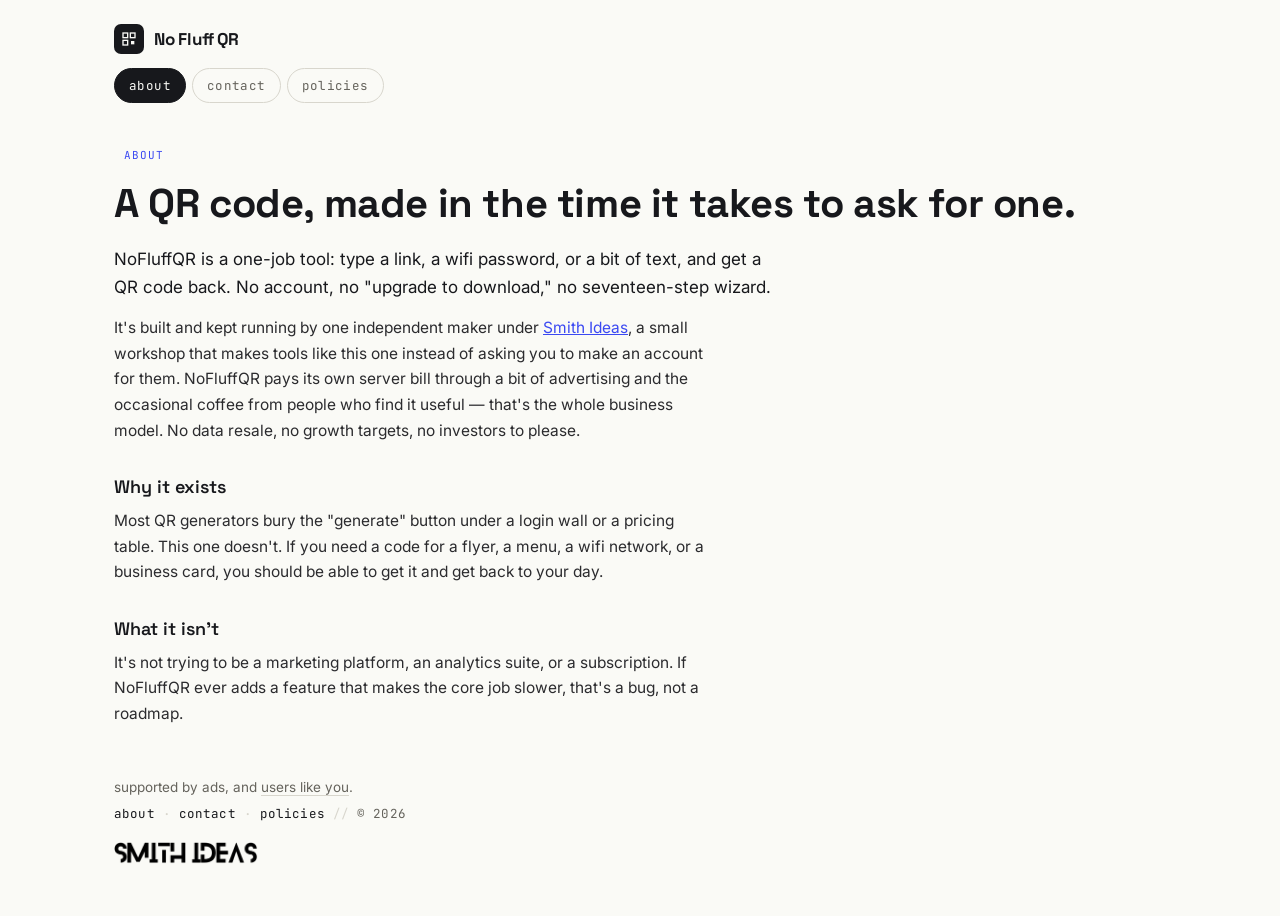
<file: about.html>
<!DOCTYPE html>
<html lang="en">
<head>
  <script async src="https://pagead2.googlesyndication.com/pagead/js/adsbygoogle.js?client=ca-pub-5816964786168107"
     crossorigin="anonymous"></script>
<meta charset="UTF-8">
<title>About — NoFluffQR.com</title>
<meta name="viewport" content="width=device-width, initial-scale=1.0">
<link rel="icon" type="image/svg+xml" href="data:image/svg+xml,%3Csvg xmlns='http://www.w3.org/2000/svg' viewBox='0 0 24 24'%3E%3Crect width='24' height='24' rx='5' fill='%2317181C'/%3E%3Crect x='4' y='4' width='6' height='6' fill='none' stroke='%23FAFAF6' stroke-width='1.8'/%3E%3Crect x='14' y='4' width='6' height='6' fill='none' stroke='%23FAFAF6' stroke-width='1.8'/%3E%3Crect x='4' y='14' width='6' height='6' fill='none' stroke='%23FAFAF6' stroke-width='1.8'/%3E%3Crect x='14.5' y='14.5' width='5' height='5' fill='%23FAFAF6'/%3E%3C/svg%3E">
<link rel="preconnect" href="https://fonts.googleapis.com">
<link href="https://fonts.googleapis.com/css2?family=Space+Grotesk:wght@400;500;600;700&family=Inter:wght@400;500;600&family=JetBrains+Mono:wght@400;500&family=Hanken+Grotesk:wght@400;500;600;700;800&family=IBM+Plex+Mono:wght@500;600;700&display=swap" rel="stylesheet">

<link rel="stylesheet" href="styles.css">
</head>
<body>

<header class="site-header">
  <a href="index.html" class="brand" aria-label="NoFluffQR — home">
    <span class="brand-mark">
      <svg viewBox="0 0 24 24" fill="none" xmlns="http://www.w3.org/2000/svg">
        <rect x="3" y="3" width="7" height="7" stroke="#FAFAF6" stroke-width="2"/>
        <rect x="14" y="3" width="7" height="7" stroke="#FAFAF6" stroke-width="2"/>
        <rect x="3" y="14" width="7" height="7" stroke="#FAFAF6" stroke-width="2"/>
        <rect x="15" y="15" width="5" height="5" fill="#FAFAF6"/>
      </svg>
    </span>
    <span class="brand-word">No Fluff QR</span>
  </a>
</header>


<div class="tabbar">
  <a href="about.html" class="active">about</a>
  <a href="contact.html">contact</a>
  <a href="policies.html">policies</a>
</div>

<main>

  <section class="page" id="about">
    <span class="eyebrow">About</span>
    <h1>A QR code, made in the time it takes to ask for one.</h1>
    <p class="lede">NoFluffQR is a one-job tool: type a link, a wifi password, or a bit of text, and get a QR code back. No account, no "upgrade to download," no seventeen-step wizard.</p>
    <p>It's built and kept running by one independent maker under <a href="https://smithideas.com" target="_blank" rel="noopener">Smith Ideas</a>, a small workshop that makes tools like this one instead of asking you to make an account for them. NoFluffQR pays its own server bill through a bit of advertising and the occasional coffee from people who find it useful — that's the whole business model. No data resale, no growth targets, no investors to please.</p>
    <h2>Why it exists</h2>
    <p>Most QR generators bury the "generate" button under a login wall or a pricing table. This one doesn't. If you need a code for a flyer, a menu, a wifi network, or a business card, you should be able to get it and get back to your day.</p>
    <h2>What it isn't</h2>
    <p>It's not trying to be a marketing platform, an analytics suite, or a subscription. If NoFluffQR ever adds a feature that makes the core job slower, that's a bug, not a roadmap.</p>
  </section>



</main>

<footer class="site-footer">
  <p class="support-line">
    supported by ads, and
    <a href="https://ko-fi.com/smithideas" target="_blank" rel="noopener">users like you</a>.
  </p>
   <nav class="foot-links">
    <a href="https://www.nofluffqr.com/about.html">about</a><span class="sep">·</span><a href="https://www.nofluffqr.com/contact.html">contact</a><span class="sep">·</span><a href="https://www.nofluffqr.com/policies.html">policies</a><span class="sep">//</span>© 2026
  </nav>
  <a class="smith-logo" href="https://smithideas.com" target="_blank" rel="noopener" aria-label="Smith Ideas — opens in a new tab">
    <img src="[data-uri]" alt="Smith Ideas">
  </a>
</footer>



</body>
</html>
</file>
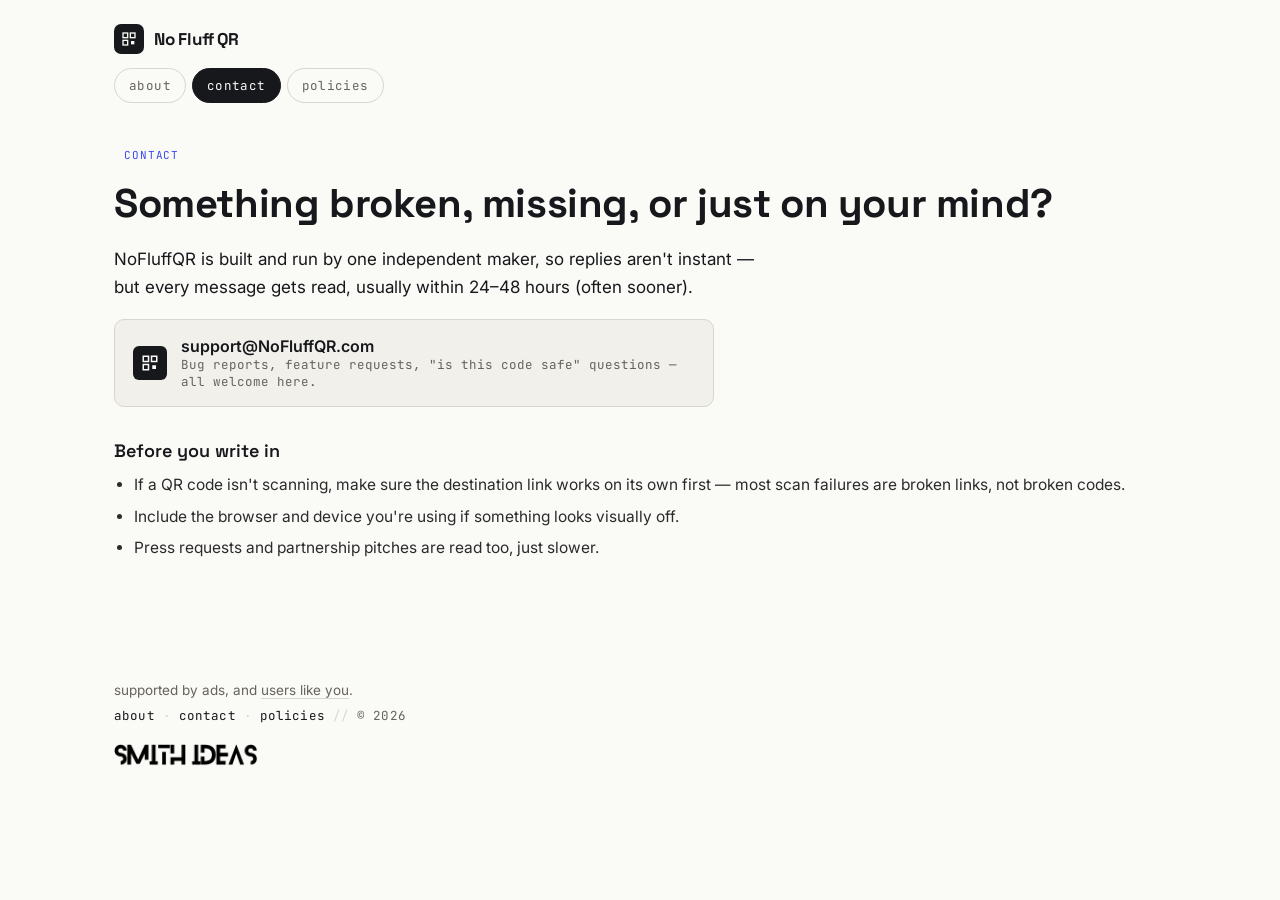
<file: contact.html>
<!DOCTYPE html>
<html lang="en">
<head>
  <script async src="https://pagead2.googlesyndication.com/pagead/js/adsbygoogle.js?client=ca-pub-5816964786168107"
     crossorigin="anonymous"></script>
<meta charset="UTF-8">
<title>Contact — NoFluffQR.com</title>
<meta name="viewport" content="width=device-width, initial-scale=1.0">
<link rel="icon" type="image/svg+xml" href="data:image/svg+xml,%3Csvg xmlns='http://www.w3.org/2000/svg' viewBox='0 0 24 24'%3E%3Crect width='24' height='24' rx='5' fill='%2317181C'/%3E%3Crect x='4' y='4' width='6' height='6' fill='none' stroke='%23FAFAF6' stroke-width='1.8'/%3E%3Crect x='14' y='4' width='6' height='6' fill='none' stroke='%23FAFAF6' stroke-width='1.8'/%3E%3Crect x='4' y='14' width='6' height='6' fill='none' stroke='%23FAFAF6' stroke-width='1.8'/%3E%3Crect x='14.5' y='14.5' width='5' height='5' fill='%23FAFAF6'/%3E%3C/svg%3E">
<link rel="preconnect" href="https://fonts.googleapis.com">
<link href="https://fonts.googleapis.com/css2?family=Space+Grotesk:wght@400;500;600;700&family=Inter:wght@400;500;600&family=JetBrains+Mono:wght@400;500&family=Hanken+Grotesk:wght@400;500;600;700;800&family=IBM+Plex+Mono:wght@500;600;700&display=swap" rel="stylesheet">

<link rel="stylesheet" href="styles.css">
</head>
<body>

<header class="site-header">
  <a href="index.html" class="brand" aria-label="NoFluffQR — home">
    <span class="brand-mark">
      <svg viewBox="0 0 24 24" fill="none" xmlns="http://www.w3.org/2000/svg">
        <rect x="3" y="3" width="7" height="7" stroke="#FAFAF6" stroke-width="2"/>
        <rect x="14" y="3" width="7" height="7" stroke="#FAFAF6" stroke-width="2"/>
        <rect x="3" y="14" width="7" height="7" stroke="#FAFAF6" stroke-width="2"/>
        <rect x="15" y="15" width="5" height="5" fill="#FAFAF6"/>
      </svg>
    </span>
    <span class="brand-word">No Fluff QR</span>
  </a>
</header>


<div class="tabbar">
  <a href="about.html">about</a>
  <a href="contact.html" class="active">contact</a>
  <a href="policies.html">policies</a>
</div>

<main>

  <section class="page" id="contact">
    <span class="eyebrow">Contact</span>
    <h1>Something broken, missing, or just on your mind?</h1>
    <p class="lede">NoFluffQR is built and run by one independent maker, so replies aren't instant — but every message gets read, usually within 24–48 hours (often sooner).</p>

    <div class="contact-block">
      <div class="qrdot">
        <svg viewBox="0 0 24 24" fill="none" xmlns="http://www.w3.org/2000/svg">
          <rect x="3" y="3" width="7" height="7" stroke="#FAFAF6" stroke-width="2"/>
          <rect x="14" y="3" width="7" height="7" stroke="#FAFAF6" stroke-width="2"/>
          <rect x="3" y="14" width="7" height="7" stroke="#FAFAF6" stroke-width="2"/>
          <rect x="15" y="15" width="5" height="5" fill="#FAFAF6"/>
        </svg>
      </div>
      <div>
        <a href="mailto:support@NoFluffQR.com">support@NoFluffQR.com</a>
        <span>Bug reports, feature requests, "is this code safe" questions — all welcome here.</span>
      </div>
    </div>

    <h2>Before you write in</h2>
    <ul>
      <li>If a QR code isn't scanning, make sure the destination link works on its own first — most scan failures are broken links, not broken codes.</li>
      <li>Include the browser and device you're using if something looks visually off.</li>
      <li>Press requests and partnership pitches are read too, just slower.</li>
    </ul>
  </section>



</main>

<footer class="site-footer">
  <p class="support-line">
    supported by ads, and
    <a href="https://ko-fi.com/smithideas" target="_blank" rel="noopener">users like you</a>.
  </p>
   <nav class="foot-links">
    <a href="https://www.nofluffqr.com/about.html">about</a><span class="sep">·</span><a href="https://www.nofluffqr.com/contact.html">contact</a><span class="sep">·</span><a href="https://www.nofluffqr.com/policies.html">policies</a><span class="sep">//</span>© 2026
  </nav>
  <a class="smith-logo" href="https://smithideas.com" target="_blank" rel="noopener" aria-label="Smith Ideas — opens in a new tab">
    <img src="[data-uri]" alt="Smith Ideas">
  </a>
</footer>



</body>
</html>
</file>
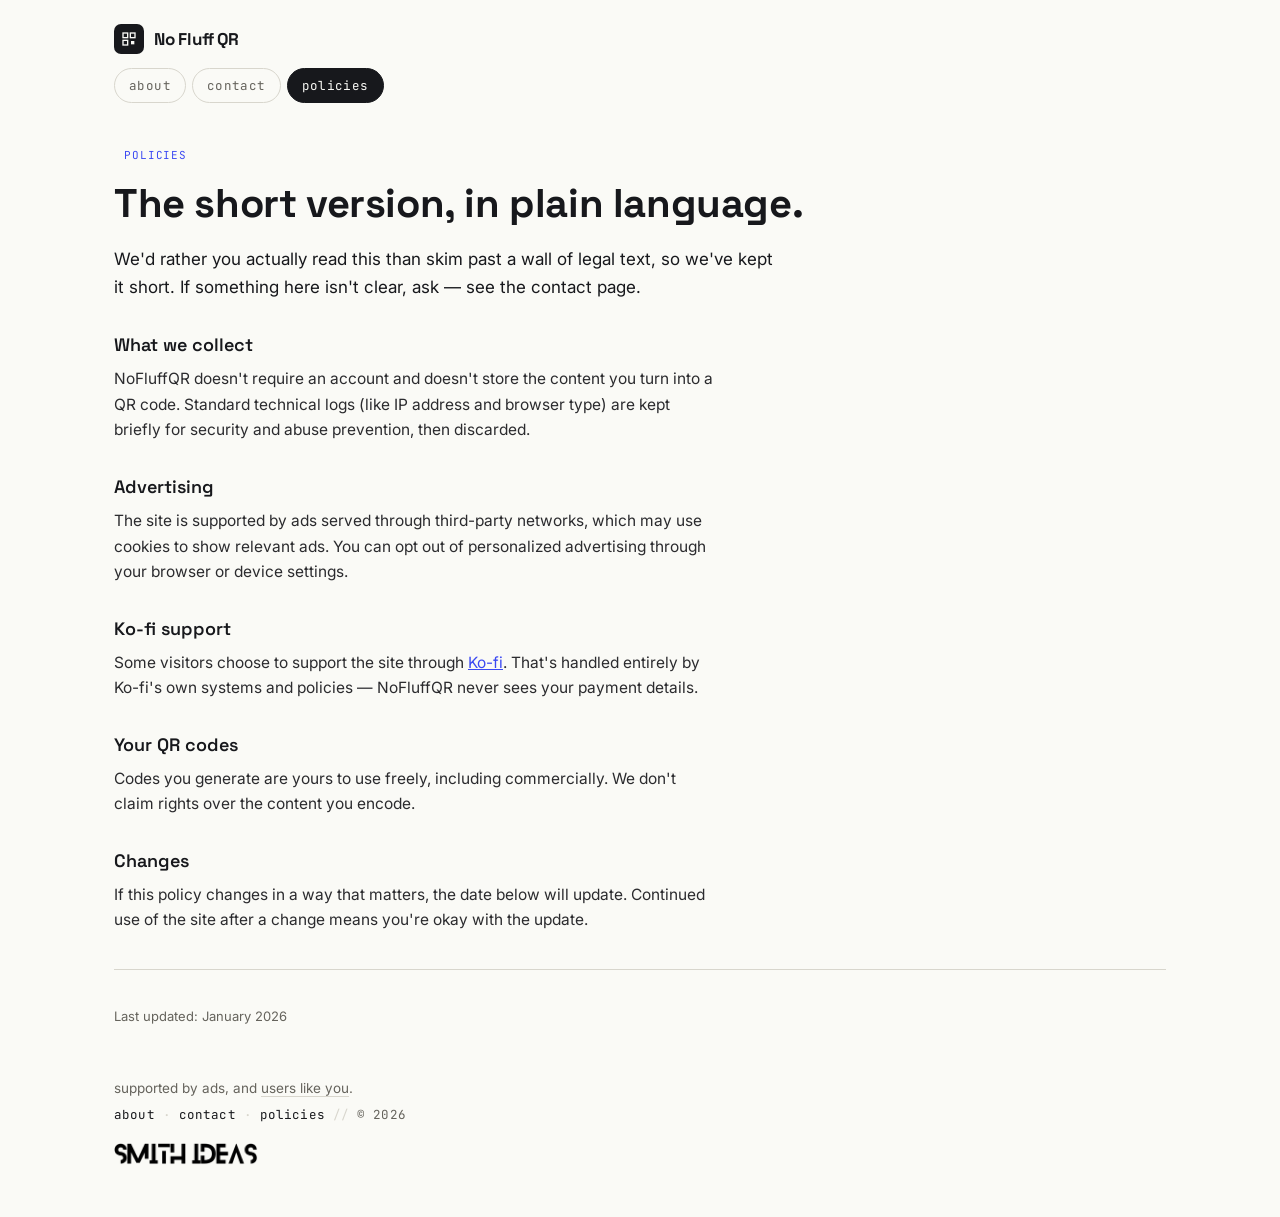
<file: policies.html>
<!DOCTYPE html>
<html lang="en">
<head>
  <script async src="https://pagead2.googlesyndication.com/pagead/js/adsbygoogle.js?client=ca-pub-5816964786168107"
     crossorigin="anonymous"></script>
<meta charset="UTF-8">
<title>Policies — NoFluffQR.com</title>
<meta name="viewport" content="width=device-width, initial-scale=1.0">
<link rel="icon" type="image/svg+xml" href="data:image/svg+xml,%3Csvg xmlns='http://www.w3.org/2000/svg' viewBox='0 0 24 24'%3E%3Crect width='24' height='24' rx='5' fill='%2317181C'/%3E%3Crect x='4' y='4' width='6' height='6' fill='none' stroke='%23FAFAF6' stroke-width='1.8'/%3E%3Crect x='14' y='4' width='6' height='6' fill='none' stroke='%23FAFAF6' stroke-width='1.8'/%3E%3Crect x='4' y='14' width='6' height='6' fill='none' stroke='%23FAFAF6' stroke-width='1.8'/%3E%3Crect x='14.5' y='14.5' width='5' height='5' fill='%23FAFAF6'/%3E%3C/svg%3E">
<link rel="preconnect" href="https://fonts.googleapis.com">
<link href="https://fonts.googleapis.com/css2?family=Space+Grotesk:wght@400;500;600;700&family=Inter:wght@400;500;600&family=JetBrains+Mono:wght@400;500&family=Hanken+Grotesk:wght@400;500;600;700;800&family=IBM+Plex+Mono:wght@500;600;700&display=swap" rel="stylesheet">

<link rel="stylesheet" href="styles.css">
</head>
<body>

<header class="site-header">
  <a href="index.html" class="brand" aria-label="NoFluffQR — home">
    <span class="brand-mark">
      <svg viewBox="0 0 24 24" fill="none" xmlns="http://www.w3.org/2000/svg">
        <rect x="3" y="3" width="7" height="7" stroke="#FAFAF6" stroke-width="2"/>
        <rect x="14" y="3" width="7" height="7" stroke="#FAFAF6" stroke-width="2"/>
        <rect x="3" y="14" width="7" height="7" stroke="#FAFAF6" stroke-width="2"/>
        <rect x="15" y="15" width="5" height="5" fill="#FAFAF6"/>
      </svg>
    </span>
    <span class="brand-word">No Fluff QR</span>
  </a>
</header>


<div class="tabbar">
  <a href="about.html">about</a>
  <a href="contact.html">contact</a>
  <a href="policies.html" class="active">policies</a>
</div>

<main>

  <section class="page" id="policies">
    <span class="eyebrow">Policies</span>
    <h1>The short version, in plain language.</h1>
    <p class="lede">We'd rather you actually read this than skim past a wall of legal text, so we've kept it short. If something here isn't clear, ask — see the contact page.</p>

    <h2>What we collect</h2>
    <p>NoFluffQR doesn't require an account and doesn't store the content you turn into a QR code. Standard technical logs (like IP address and browser type) are kept briefly for security and abuse prevention, then discarded.</p>

    <h2>Advertising</h2>
    <p>The site is supported by ads served through third-party networks, which may use cookies to show relevant ads. You can opt out of personalized advertising through your browser or device settings.</p>

    <h2>Ko-fi support</h2>
    <p>Some visitors choose to support the site through <a href="https://ko-fi.com/smithideas" target="_blank" rel="noopener">Ko-fi</a>. That's handled entirely by Ko-fi's own systems and policies — NoFluffQR never sees your payment details.</p>

    <h2>Your QR codes</h2>
    <p>Codes you generate are yours to use freely, including commercially. We don't claim rights over the content you encode.</p>

    <h2>Changes</h2>
    <p>If this policy changes in a way that matters, the date below will update. Continued use of the site after a change means you're okay with the update.</p>

    <hr class="rule">
    <p style="font-size:13px;color:var(--muted);">Last updated: January 2026</p>
  </section>



</main>

<footer class="site-footer">
  <p class="support-line">
    supported by ads, and
    <a href="https://ko-fi.com/smithideas" target="_blank" rel="noopener">users like you</a>.
  </p>
  <nav class="foot-links">
    <a href="https://www.nofluffqr.com/about.html">about</a><span class="sep">·</span><a href="https://www.nofluffqr.com/contact.html">contact</a><span class="sep">·</span><a href="https://www.nofluffqr.com/policies.html">policies</a><span class="sep">//</span>© 2026
  </nav>
  <a class="smith-logo" href="https://smithideas.com" target="_blank" rel="noopener" aria-label="Smith Ideas — opens in a new tab">
    <img src="[data-uri]" alt="Smith Ideas">
  </a>
</footer>



</body>
</html>
</file>
<file: styles.css>
:root{
    --ink:#17181C;
    --paper:#FAFAF6;
    --panel:#F1F0EA;
    --indigo:#3B49F2;
    --indigo-dim:#DCDFFC;
    --yellow:#FFCE3A;
    --line:#D8D6CD;
    --muted:#65635C;
  }
  *{box-sizing:border-box;}
  html,body{margin:0;padding:0;}
  body{
    background:var(--paper);
    color:var(--ink);
    font-family:'Inter',sans-serif;
    -webkit-font-smoothing:antialiased;
  }
  a{color:var(--indigo);}

  /* ---------- viewfinder motif ---------- */
  .corner{position:absolute;width:14px;height:14px;border:2.5px solid var(--ink);opacity:.85;}
  .corner.tl{top:-2px;left:-2px;border-right:none;border-bottom:none;}
  .corner.tr{top:-2px;right:-2px;border-left:none;border-bottom:none;}
  .corner.bl{bottom:-2px;left:-2px;border-right:none;border-top:none;}
  .corner.br{bottom:-2px;right:-2px;border-left:none;border-top:none;}

  /* ---------- top nav (demo tabs, not the requested footer) ---------- */
  .site-header{
    max-width:1100px;margin:0 auto;padding:24px 24px 0;
  }
  .brand{
    display:inline-flex;align-items:center;gap:10px;
    text-decoration:none;color:var(--ink);
  }
  .brand-mark{
    flex:none;width:30px;height:30px;background:var(--ink);
    display:grid;place-items:center;border-radius:7px;
    transition:transform .18s cubic-bezier(.34,1.56,.64,1);
  }
  .brand-mark svg{width:16px;height:16px;}
  .brand:hover .brand-mark{transform:scale(1.06) rotate(-3deg);}
  .brand-word{
    font-family:'Space Grotesk',sans-serif;font-weight:700;
    font-size:17px;letter-spacing:-.01em;
  }

  .tabbar{
    max-width:1100px;margin:0 auto;padding:14px 24px 0;
    display:flex;gap:6px;
  }
  .tabbar button{
    font-family:'JetBrains Mono',monospace;
    font-size:12.5px;letter-spacing:.03em;
    background:none;border:1px solid var(--line);
    padding:8px 14px;cursor:pointer;color:var(--muted);
    border-radius:999px;
    display:inline-flex;align-items:center;gap:6px;
  }
  .tabbar button.active{
    background:var(--ink);color:var(--paper);border-color:var(--ink);
  }

  main{max-width:1100px;margin:0 auto;padding:40px 24px 0;min-height:60vh;}
  .page{animation:fade .25s ease;}
  .page.active{display:block;}
  @keyframes fade{from{opacity:0;transform:translateY(4px);}to{opacity:1;transform:translateY(0);}}

  .eyebrow{
    position:relative;display:inline-block;padding:2px 10px;
    font-family:'JetBrains Mono',monospace;font-size:11px;letter-spacing:.08em;
    text-transform:uppercase;color:var(--indigo);margin-bottom:18px;
  }

  h1{
    font-family:'Space Grotesk',sans-serif;
    font-weight:700;font-size:clamp(28px,5vw,40px);
    line-height:1.08;margin:0 0 20px;letter-spacing:-.01em;
  }
  h2{
    font-family:'Space Grotesk',sans-serif;
    font-weight:600;font-size:18px;margin:32px 0 10px;
  }
  p{font-size:15.5px;line-height:1.65;color:#2B2B2E;margin:0 0 14px;max-width:60ch;}
  .lede{font-size:17px;color:var(--ink);}
  ul{padding-left:20px;margin:0 0 14px;}
  li{font-size:15.5px;line-height:1.65;color:#2B2B2E;margin-bottom:6px;}

  .contact-block{
    display:flex;align-items:center;gap:14px;
    background:var(--panel);border:1px solid var(--line);
    padding:16px 18px;border-radius:10px;margin:18px 0;max-width:60ch;
  }
  .contact-block .qrdot{
    flex:none;width:34px;height:34px;background:var(--ink);
    display:grid;place-items:center;border-radius:6px;
  }
  .contact-block .qrdot svg{width:18px;height:18px;}
  .contact-block a{font-weight:600;text-decoration:none;color:var(--ink);}
  .contact-block a:hover{color:var(--indigo);}
  .contact-block span{display:block;font-size:12.5px;color:var(--muted);
    font-family:'JetBrains Mono',monospace;}

  hr.rule{border:none;border-top:1px solid var(--line);margin:36px 0;}

  /* ---------- HOME: your original generator design, scoped so it can't bleed into other tabs ---------- */
  #home{
    --h-paper:#F7F7F5; --h-card:#FFFFFF; --h-ink:#131316; --h-muted:#6B6B66; --h-faint:#9C9C96; --h-line:#E4E4E1;
    --h-accent:#FF3B30; --h-accent-dark:#D6291F; --h-accent-soft:#FFEBE9;
    --h-font-ui:'Hanken Grotesk', system-ui, sans-serif;
    --h-font-mono:'IBM Plex Mono', ui-monospace, monospace;
  }
  #home *{box-sizing:border-box;}
  #home{font-family:var(--h-font-ui);color:var(--h-ink);}
  #home a{color:inherit;}
  #home button{font-family:inherit;cursor:pointer;}
  #home :focus-visible{outline:2px solid var(--h-accent);outline-offset:2px;}

  #home .wrap{max-width:1100px;margin:0 auto;}
  #home .intro{padding:22px 0 8px;max-width:560px;}
  #home .intro h1{
    font-family:var(--h-font-ui);font-size:clamp(24px,4vw,30px);font-weight:800;
    letter-spacing:-0.02em;margin:0 0 8px;line-height:1.2;color:var(--h-ink);max-width:none;
  }
  #home .intro p{color:var(--h-muted);font-size:14.5px;line-height:1.6;margin:0;max-width:none;}

  #home .workspace{display:grid;grid-template-columns:1fr 380px;gap:22px;margin-top:26px;align-items:start;}
  @media (max-width:880px){#home .workspace{grid-template-columns:1fr;}}

  #home .card{background:var(--h-card);border:1px solid var(--h-line);border-radius:14px;padding:22px;}

  #home .type-tabs{display:flex;flex-wrap:wrap;gap:6px;margin-bottom:20px;}
  #home .type-tab{
    font-size:12.5px;font-weight:600;color:var(--h-muted);background:var(--h-paper);border:1px solid var(--h-line);
    padding:8px 14px;border-radius:999px;transition:all .15s ease;
  }
  #home .type-tab.active{background:var(--h-ink);color:var(--h-paper);border-color:var(--h-ink);}
  #home .type-tab:hover:not(.active){border-color:var(--h-ink);color:var(--h-ink);}

  #home .field{margin-bottom:14px;}
  #home .field label{
    display:block;font-family:var(--h-font-mono);font-size:10.5px;font-weight:600;letter-spacing:0.5px;
    text-transform:uppercase;color:var(--h-faint);margin-bottom:7px;
  }
  #home input[type=text], #home input[type=url], #home input[type=email], #home input[type=tel], #home textarea, #home select{
    width:100%;font-family:var(--h-font-ui);font-size:14.5px;color:var(--h-ink);background:var(--h-paper);
    border:1.5px solid var(--h-line);border-radius:9px;padding:10px 13px;max-width:none;
  }
  #home textarea{min-height:80px;resize:vertical;}
  #home input:focus, #home textarea:focus, #home select:focus{outline:none;border-color:var(--h-accent);}
  #home .row2{display:grid;grid-template-columns:1fr 1fr;gap:12px;}

  #home .section-label{
    font-family:var(--h-font-mono);font-size:10.5px;font-weight:700;letter-spacing:0.6px;text-transform:uppercase;
    color:var(--h-muted);margin:22px 0 12px;padding-top:18px;border-top:1px solid var(--h-line);
  }
  #home .section-label:first-of-type{border-top:none;padding-top:0;margin-top:4px;}

  #home .color-row{display:flex;align-items:center;gap:10px;}
  #home .color-row input[type=color]{width:40px;height:36px;border:1.5px solid var(--h-line);border-radius:8px;padding:2px;background:var(--h-paper);}
  #home .color-row span{font-family:var(--h-font-mono);font-size:12px;color:var(--h-muted);}

  #home .style-grid{display:grid;grid-template-columns:repeat(3,1fr);gap:8px;}
  #home .style-opt{
    display:flex;flex-direction:column;align-items:center;gap:6px;padding:10px 6px;border:1.5px solid var(--h-line);
    border-radius:9px;background:var(--h-paper);font-size:11px;font-weight:600;color:var(--h-muted);
  }
  #home .style-opt.active{border-color:var(--h-ink);background:var(--h-card);color:var(--h-ink);}
  #home .style-opt .swatch{width:22px;height:22px;background:var(--h-ink);}
  #home .style-opt[data-dots="square"] .swatch{border-radius:2px;}
  #home .style-opt[data-dots="rounded"] .swatch{border-radius:7px;}
  #home .style-opt[data-dots="dots"] .swatch{border-radius:50%;}
  #home .style-opt[data-dots="classy"] .swatch{border-radius:0 8px 0 8px;}
  #home .style-opt[data-dots="classy-rounded"] .swatch{border-radius:2px 9px 2px 9px;}
  #home .style-opt[data-dots="extra-rounded"] .swatch{border-radius:10px;}

  #home .logo-row{display:flex;align-items:center;gap:10px;}
  #home .upload-btn{
    font-size:12.5px;font-weight:600;color:var(--h-ink);background:var(--h-paper);border:1.5px solid var(--h-line);
    padding:9px 14px;border-radius:9px;
  }
  #home .upload-btn:hover{border-color:var(--h-ink);}
  #home .logo-clear{font-size:12px;color:var(--h-faint);text-decoration:underline;background:none;border:none;}
  #home .logo-name{font-size:12px;color:var(--h-muted);}

  #home .preview-card{position:sticky;top:22px;text-align:center;}
  #home .scan-frame{
    position:relative;width:100%;max-width:300px;aspect-ratio:1/1;margin:0 auto 18px;border-radius:16px;overflow:hidden;
    background:#fff;border:1px solid var(--h-line);display:flex;align-items:center;justify-content:center;
  }
  #home #qrCanvas{width:82%;height:82%;display:flex;align-items:center;justify-content:center;}
  #home #qrCanvas canvas, #home #qrCanvas svg, #home #qrCanvas img{
    width:100% !important;height:100% !important;max-width:100%;max-height:100%;
  }
  #home .scan-line{
    position:absolute;left:6%;right:6%;height:2px;background:var(--h-accent);box-shadow:0 0 10px 1px var(--h-accent);
    animation:homeScan 2.6s ease-in-out infinite;
  }
  @keyframes homeScan{0%{top:8%;opacity:0;}8%{opacity:1;}50%{top:92%;}92%{opacity:1;}100%{top:92%;opacity:0;}}

  #home .export-row{display:flex;gap:8px;max-width:300px;margin:0 auto;}
  #home .btn{flex:1;border:none;border-radius:999px;padding:12px;font-weight:700;font-size:13px;transition:transform .1s ease, background .15s ease;}
  #home .btn:active{transform:scale(.98);}
  #home .btn-primary{background:var(--h-ink);color:var(--h-paper);}
  #home .btn-primary:hover{background:#000;}
  #home .btn-ghost{background:var(--h-paper);color:var(--h-ink);border:1.5px solid var(--h-line);}
  #home .btn-ghost:hover{border-color:var(--h-ink);}

  #home .ec-row{display:flex;align-items:center;justify-content:center;gap:8px;margin-top:14px;font-family:var(--h-font-mono);font-size:11px;color:var(--h-faint);}
  #home .ec-row select{width:auto;padding:4px 8px;font-family:var(--h-font-mono);font-size:11px;}

  /* ---------- FOOTER (the deliverable) ---------- */
  footer.site-footer{
    max-width:1100px;margin:0 auto;padding:36px 24px 48px;
    text-align:left;
  }
  footer.site-footer .support-line{
    font-size:13.5px;color:var(--muted);margin:0 0 6px;
  }
  footer.site-footer .support-line a{
    color:var(--muted);text-decoration:underline;text-decoration-color:var(--line);
    text-underline-offset:3px;
  }
  footer.site-footer .support-line a:hover{color:var(--indigo);text-decoration-color:var(--indigo);}

  footer.site-footer nav.foot-links{
    font-family:'JetBrains Mono',monospace;
    font-size:12.5px;color:var(--muted);letter-spacing:.01em;margin:0 0 20px;
  }
  footer.site-footer nav.foot-links a{
    color:var(--ink);text-decoration:none;
  }
  footer.site-footer nav.foot-links a:hover{color:var(--indigo);text-decoration:underline;}
  footer.site-footer nav.foot-links .sep{color:var(--line);margin:0 8px;}

  footer.site-footer .smith-logo{
    display:inline-block;line-height:0;
    transition:transform .22s cubic-bezier(.34,1.56,.64,1);
    transform-origin:left center;
  }
  footer.site-footer .smith-logo:hover,
  footer.site-footer .smith-logo:focus-visible{
    transform:scale(1.08);
  }
  footer.site-footer .smith-logo img{
    height:22px;width:auto;display:block;
  }
  footer.site-footer .smith-logo:focus-visible{
    outline:2px solid var(--indigo);outline-offset:4px;
  }

  @media (prefers-reduced-motion: reduce){
    footer.site-footer .smith-logo{transition:none;}
    .page{animation:none;}
  }

  .tabbar a{
    font-family:'JetBrains Mono',monospace;
    font-size:12.5px;letter-spacing:.03em;
    background:none;border:1px solid var(--line);
    padding:8px 14px;cursor:pointer;color:var(--muted);
    border-radius:999px;text-decoration:none;display:inline-block;
  }
  .tabbar a.active{
    background:var(--ink);color:var(--paper);border-color:var(--ink);
  }
</file>
